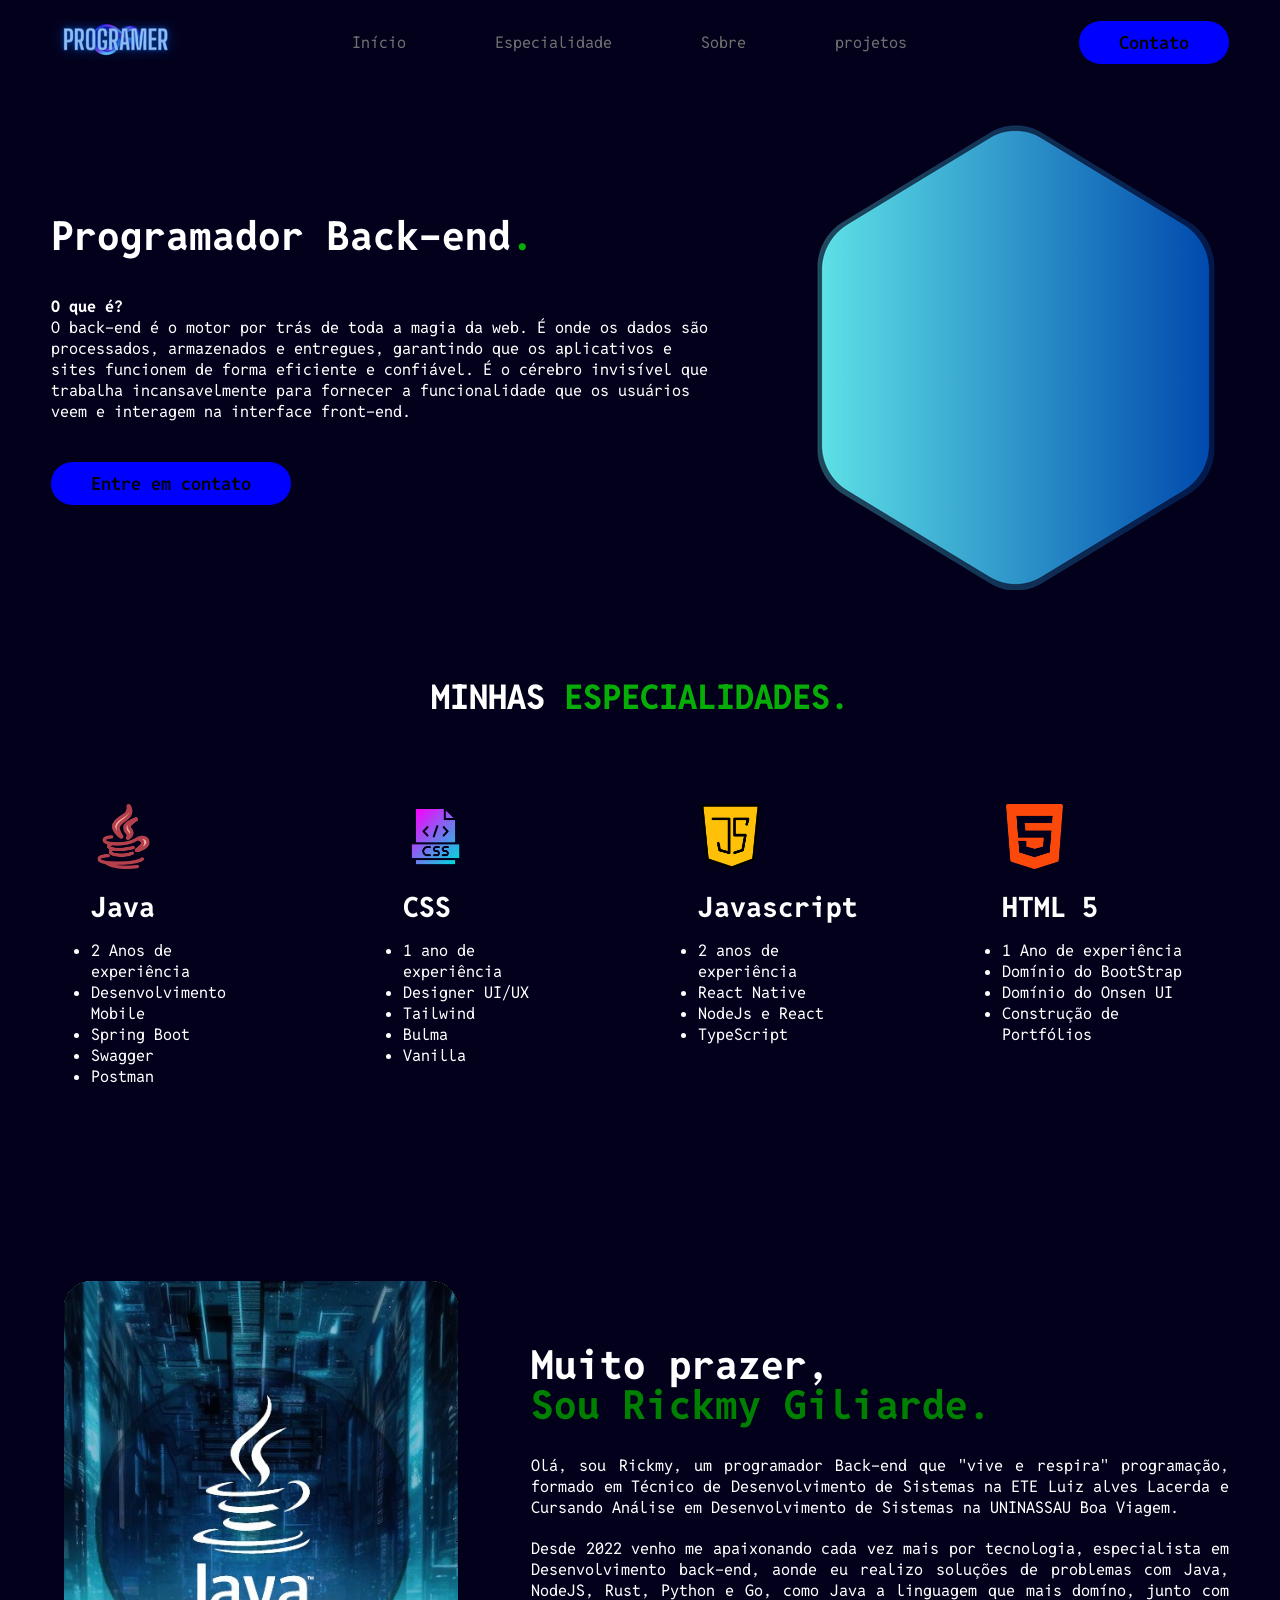
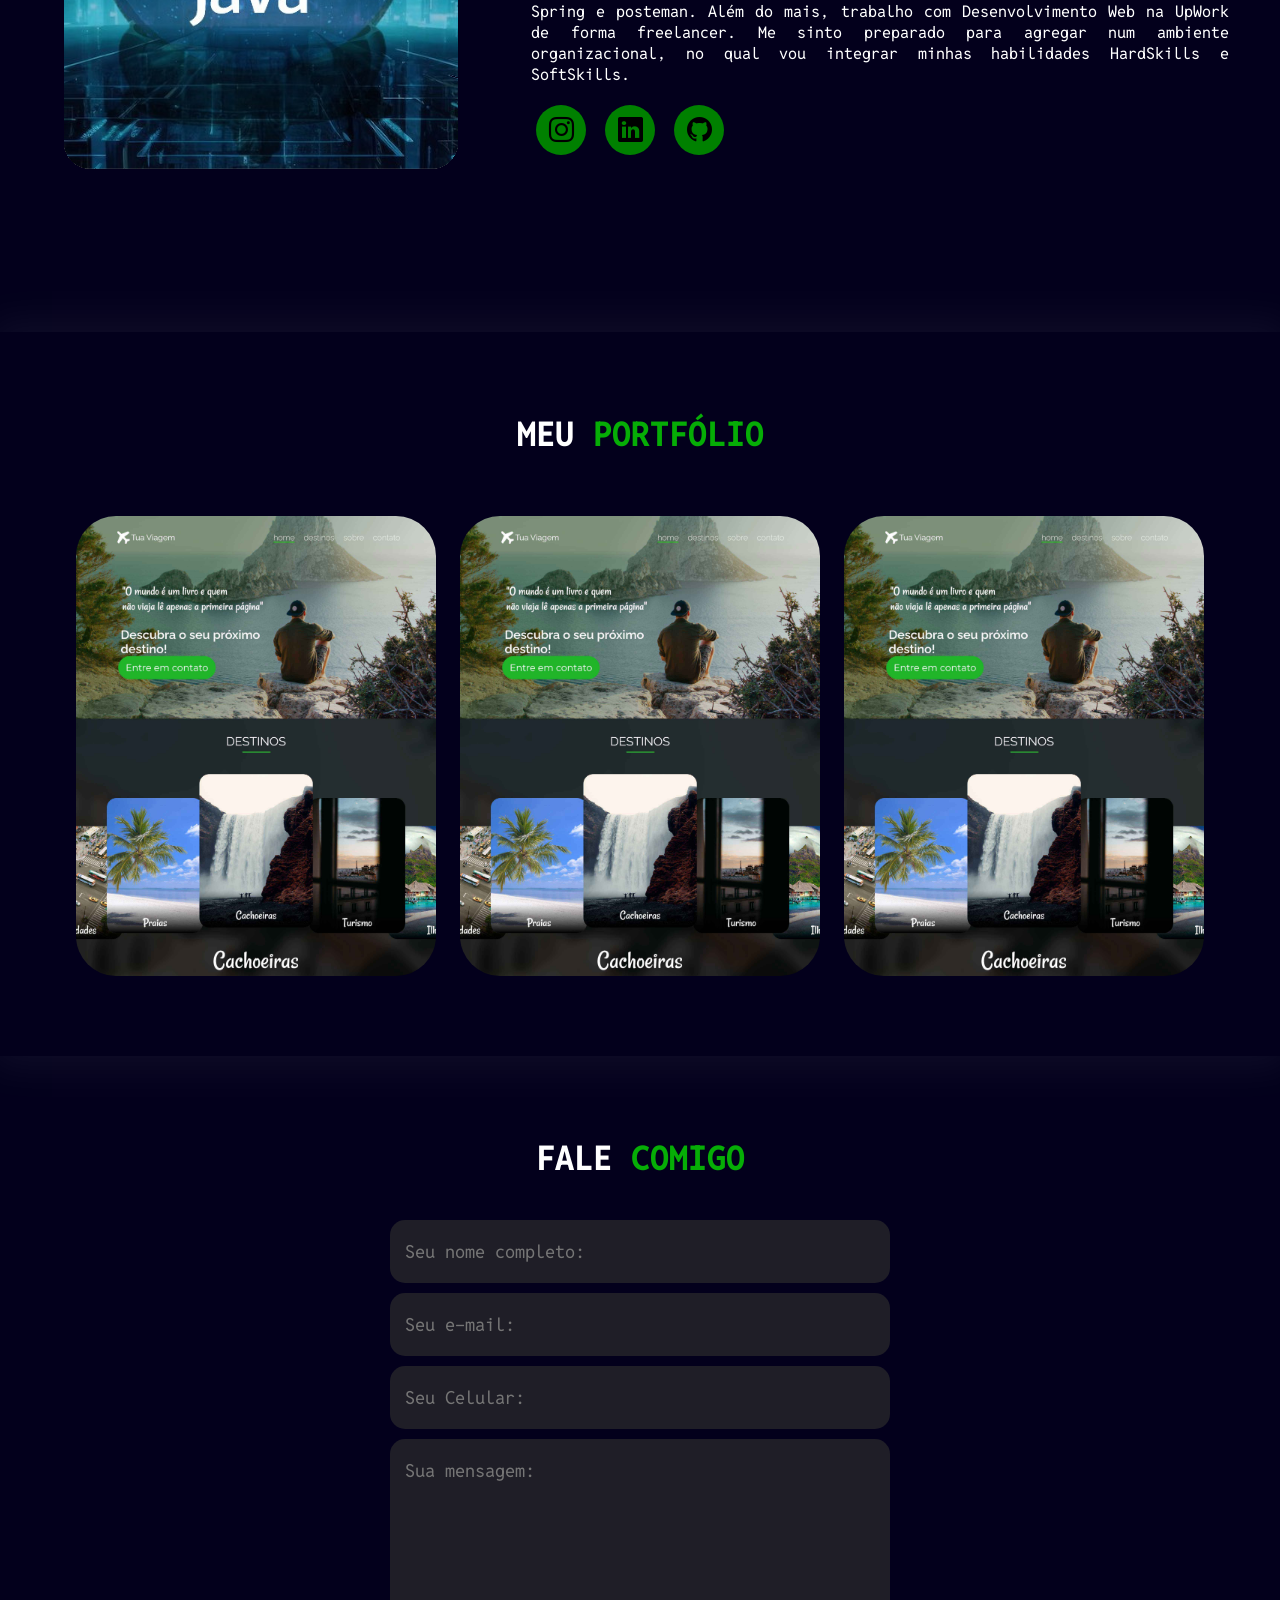
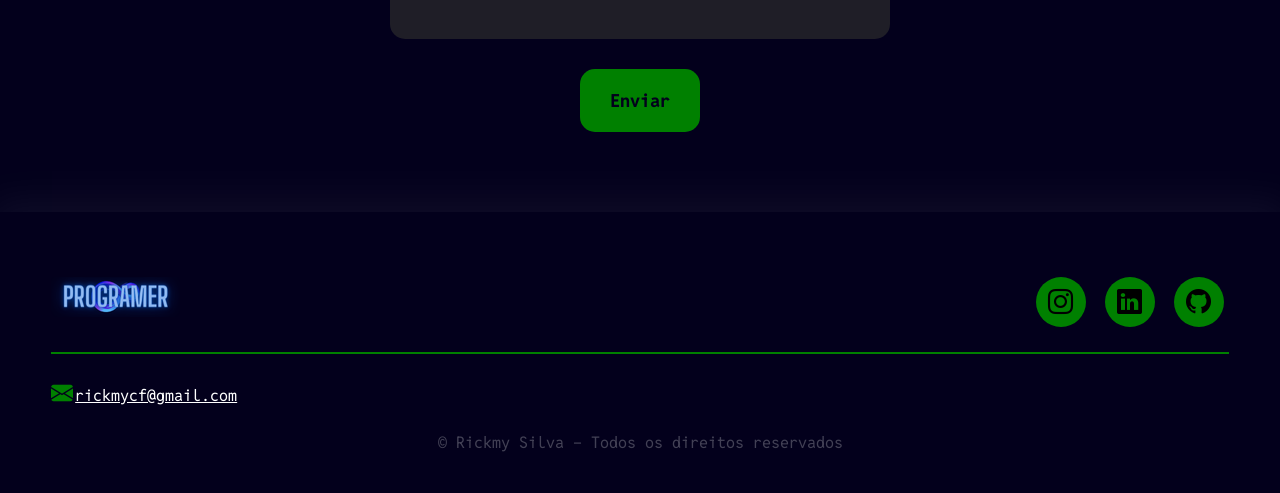
<file: index.html>
<!DOCTYPE html>
<html lang="en">
  <head>
    <meta charset="UTF-8" />
    <meta name="viewport" content="width=device-width, initial-scale=1.0" />
    <title>Portifolio</title>
    <link rel="stylesheet" href="style.css" />
    <!--google-fonts-->
    <link rel="preconnect" href="https://fonts.googleapis.com" />
    <link rel="preconnect" href="https://fonts.gstatic.com" crossorigin />
    <link
      href="https://fonts.googleapis.com/css2?family=Reddit+Mono&display=swap"
      rel="stylesheet"
    />
  
    <!--google-fonts-fim-->
    <!--bootstrap-icons-->
    <link
      rel="stylesheet"
      href="https://cdn.jsdelivr.net/npm/bootstrap-icons@1.11.3/font/bootstrap-icons.min.css"
    />
    <!--bootstrap-icons-fim-->
    <script src="script.js" defer></script>
    <link rel="icon" type="image/x-icon" href="img/favi.ico">
  </head>
  <body>
    <header id="interface">
      <div class="interface" id="">
        <div class="logo">
          <a href="#interface">
            <img src="./img/PROGRAMER.png" alt="" />
          </a>
        </div>
        <!--logo-->
        <nav class="menu-desktop">
          <ul>
            <li><a href="#interface">Início</a></li>
            <li><a href="#especialidades">Especialidade</a></li>
            <li><a href="#sobre">Sobre</a></li>
            <li><a href="#portifolio">projetos</a></li>
          </ul>
        </nav>
        
        <div class="rick-contato">
          <a href="#contato">
            <button>Contato</button>
          </a>
        </div><!--contato-->

        <div class="rick-abrir-menu" id="rick-menu">
          <i class="bi bi-list"></i>
        </div>
        <div class="menu-mobile" id="menu-mobile">
          <div class="rick-fechar">
            <i class="bi bi-x-lg"></i>
          </div><!--rick-fechar-->
          <nav>
            <ul>
              <li><a href="#interface">Início</a></li>
              <li><a href="#especialidades">Especialidade</a></li>
              <li><a href="#sobre">Sobre</a></li>
              <li><a href="#portifolio">projetos</a></li>
              <li><a href="#contato">Contato</a></li>
            </ul>
          </nav>
        </div><!--menu-mobile-->
        <div class="overlay-menu-mobile" id="overlay-menu-mobile">

        </div>
      </div> <!--interface-->
    </header>
    <main>
      <section class="topodosite" id="topodosite">
        <div class="interface">
          <div class="flex">
            <div class="txt-topo-site">
              <h1>
                <b>Programador Back-end<span>.</span></b>
              </h1>
              <p><b>O que é?</b><br>O back-end é o motor por trás de toda a magia da web. É onde os dados são processados, armazenados e entregues, garantindo que os aplicativos e sites funcionem de forma
                 eficiente e confiável. É o cérebro invisível que trabalha incansavelmente para fornecer a funcionalidade que os usuários veem e interagem na interface front-end.<br></p>
              
              <div class="rick-contato">
                <a href="#">
                  <button>Entre em contato</button>
                </a>
              </div>
            </div>
            <!--txt-topo-site-->
            <div class="img-topo-site">
              <img src="img/foto2.png" alt="" />
            </div>
          </div>
          <!--flex-->
        </div>
        <!--interface-->
      </section>
      <!--topodosite-->
      <section class="especialidades" id="especialidades">
        <div class="interface">
          <h2 class="titulo">MINHAS <span>ESPECIALIDADES.</span></h2>
          <div class="flex">
           <!--<h3 class="h3">A</h3>--> 
            <div class="especialidades-box">
              <img src="img/java.png" alt="" />
              <h3>Java</h3>
              <p><ul>
                <li>2 Anos de experiência</li>
                <li>Desenvolvimento Mobile</li>
                <li>Spring Boot</li>
                <li>Swagger</li>
                <li>Postman</li>
              </ul></p>
            </div>
            <!--especialidades-box-->
          
            <div class="especialidades-box">
              <img src="img/css.png" alt="" />
              <h3>CSS</h3>
              <p><ul>
                <li>1 ano de experiência</li>
                <li>Designer UI/UX</li>
                <li>Tailwind</li>
                <li>Bulma</li>
                <li>Vanilla</li>
              </ul></p>
            </div>

            <div class="especialidades-box">
              <img src="img/script-java.png" alt="" />
              <h3>Javascript</h3>
              <p><ul>
                <li>2 anos de experiência</li>
                <li>React Native</li>
                <li>NodeJs e React</li>
                <li>TypeScript</li>
              </ul></p>
            </div>

            <!--especialidades-box-->
            <div class="especialidades-box">
              <img src="img/html-5.png" alt="" class="html" />
              <h3>HTML 5</h3>
              <p><ul>

                <li>1 Ano de experiência</li>
                <li>Domínio do BootStrap</li>
                <li>Domínio do Onsen UI</li>
                <li>Construção de Portfólios</li>
              </ul></p>
            </div>
            <!--especialidades-box-->
          </div>
          <!--flex-->
        </div>
        <!--interface-->
      </section>
      <!--especialidades-->
      <section class="sobre" id="sobre">
        <div class="interface">
          <div class="flex">
            <div class="img-sobre">
              <img src="img/fototeste.png" alt="" />
            </div>
            <div class="txt-sobre">
              <h2>Muito prazer, <span>Sou Rickmy Giliarde.</span></h2>
              <p>Olá, sou Rickmy, um programador Back-end que "vive e respira" programação, formado em
                 Técnico de Desenvolvimento de Sistemas na ETE Luiz alves Lacerda e Cursando Análise em
                 Desenvolvimento de Sistemas na UNINASSAU  Boa Viagem.
              </p>
              <p>Desde 2022 venho me apaixonando cada vez mais por tecnologia, especialista em Desenvolvimento back-end,
                aonde eu realizo soluções de problemas com Java, NodeJS, Rust, Python e Go, como Java a linguagem que mais domíno,
                 junto com Spring e posteman. Além do mais, trabalho com Desenvolvimento Web na UpWork de forma freelancer. Me sinto
                 preparado para agregar num ambiente organizacional, no qual vou integrar minhas habilidades HardSkills e SoftSkills.
              </p>
              <div class="rick-social">
                <a href="https://www.instagram.com/ricckyz_/"><button><i class="bi bi-instagram"></i></button></a>
                <a href="https://www.linkedin.com/in/rickmy-giliarde-06554427a/"><button><i class="bi bi-linkedin"></i></button></a>
                <a href="https://github.com/RicksilvaRS"><button><i class="bi bi-github"></i></button></a>
              </div>
            </div>
          </div>
          <!--flex-->
        </div>
        <!--interface-->
      </section>
      <!--sobre-->

    <section class="portifolio" id="portifolio">
      <div class="interface">
        <h2 class="titulo">MEU <span>PORTFÓLIO</span></h2>
        <div class="flex">
          <div class="img-port"  style="background-image: url(img/imagem.jpg);">
            <div class="overlay">Projeto 1</div>
          </div><!--img-port-->
          <div class="img-port"  style="background-image: url(img/imagem.jpg);">
            <div class="overlay">Projeto 2</div>
          </div><!--img-port-->
          <div class="img-port"  style="background-image: url(img/imagem.jpg);">
            <div class="overlay">Projeto 3</div>
          </div><!--img-port-->
        </div><!--flex-->
      </div><!--interface-->

    </section><!--portifolio-->
    
    <section class="formulario" id="contato">
      <div class="interface">
        <h2 class="titulo">FALE <span>COMIGO</span></h2>

        <form method="post" action="https://api.staticforms.xyz/submit">
           <input type="hidden" name="accessKey" value="ec2f84e0-79f1-4338-a557-70696fccdd59">
             <input type="hidden" name="redirectTo" value="https://ricksilvars.github.io/extension-portifolio-contato/">
          <input type="text" name="name" id="" placeholder="Seu nome completo:" required>
          <input type="text" name="email" id="" placeholder="Seu e-mail:" required>
          <input type="text" name="phone" id="" placeholder="Seu Celular:">
          <textarea name="message" id="" placeholder="Sua mensagem:" required></textarea>
          <div class="rick-enviar" id="rick-enviar" onclick="event"><input type="submit" value="Enviar"></div>
        </form>
      </div><!--interface-->
    </section><!--formulario-->

    </main>
    <footer>
      <div class="inteface">
        <div class="line-footer borda"> <div class="flex">
            <div class="logo-footer">
             <a href="#interface"> <img src="img/PROGRAMER.png" alt=""></a>
            </div><!--logo-footer-->
            <div class="rick-social">
              <a href="https://www.instagram.com/ricckyz_/"><button><i class="bi bi-instagram"></i></button></a>
              <a href="https://www.linkedin.com/in/rickmy-giliarde-06554427a/"><button><i class="bi bi-linkedin"></i></button></a>
              <a href="https://github.com/RicksilvaRS"><button><i class="bi bi-github"></i></button></a>
            </div>
            </div>
        </div><!--line-footer1-->

        <div class="line-footer">
          <p><i class="bi bi-envelope-fill"></i><a href="mailto:rickmycf@gmail.com">rickmycf@gmail.com</a></p>

        </div><!--line-footer2-->

      </div><!--interface-->
      <p class="copy">&copy; Rickmy Silva - Todos os direitos reservados</p>
    </footer>
  </body>
</html>
</file>
<file: style.css>
/*Estilo Geral*/
*{
    margin: 0;
    padding: 0;
    box-sizing: border-box;
    font-family: "Reddit Mono", monospace;
    font-optical-sizing: auto;
   
    font-style: normal;
}
body{
    background-color: #03001c;
    height: 100vh;
}

.flex{
    display: flex;
}

.interface{
    max-width: 1280px;
    margin: 0 auto;
    
}

.rick-contato button{
    padding: 10px 40px;
    font-size: 18px;
    font-weight: 600;
    background-color: blue;
    border: 0;
    border-radius: 30px;
    cursor: pointer;
    transition: .2s;
}

h2.titulo{
    color: white;
    font-size: 34px;
    text-align: center;
}

h2.titulo span{
  color: rgb(6, 173, 6);
}

button:hover, form .rick-enviar input:hover{
    box-shadow: 0px 0px 8px rgb(0, 0, 255);
    transform: scale(1.05);

}
/*Estilo do cabeçalho*/
header{
    padding: 20px 4%;
}
header > .interface{
    display: flex;
    align-items: center;
    justify-content: space-between;
    
}


header a{
    color: #707070;
    text-decoration: none;
    display: inline-block;
    transition: .2s;
}

header nav.menu-desktop a:hover{
    color: #fff;
    transform: scale(1.05);
}

header nav ul{
    list-style-type: none;
}

header nav.menu-desktop ul li{
    display: inline-block;
    padding: 0 40px;

}

footer p.copy{
    color: rgba(255, 255, 255, 0.25);
    padding: 0px 4%;
    text-align: center;
    font-style: normal;
}

/*Estilo menu mobile*/
.rick-abrir-menu{
    color: rgb(59, 14, 206);
    font-size: 40px;
}
.overlay-menu-mobile{
    background-color:#03001c5f;
    width: 100%;
    height: 100%;
    position: fixed;
    top: 0;
    left: 0;
    z-index: 8888;
    display: none;
}

.menu-mobile{
    background-color:black;
    height: 100vh;
    position: fixed;
    top: 0;
    right: 0;
    width: 0%;
    z-index: 9999999;
    overflow: hidden;
    transition: .5s;
}

.menu-mobile.abrir-menu{
    width: 70%;
}


.menu-mobile.abrir-menu ~ .overlay-menu-mobile{
    display: block;
}

.menu-mobile nav ul{
    text-align: right;
}

.menu-mobile nav ul li a{
    color: #fff;
    font-size: 20px;
    font-weight: 300;
    padding: 25px 8%;
    display: block;
}

.menu-mobile nav ul li a:hover{
    background-color: #1907b850;
}
.menu-mobile .rick-fechar{
    padding: 20px 4%; 
}

.menu-mobile .rick-fechar i{
    color: green;
    font-size: 30px;
}


/*Estilo do topo do site*/

section.topodosite{
    padding: 40px 4%;
}

section.topodosite .flex{
    align-items: center;
    justify-content: center;
    gap: 80px;
}
.topodosite h1{
    color: #fff;
    font-size: 40px;
    line-height: 40px;
}

.topodosite .txt-topo-site h1 span{
    color: rgb(6, 173, 6);

}

.topodosite .txt-topo-site p{
   color: #fff;
   margin: 40px 0;
}

.topodosite .img-topo-site img{
    position: relative;
    animation: flutuar 2s ease-in-out infinite alternate;
}
@keyframes flutuar{
    0%{
        top: 0;
    }
    100%{
        top: 30px;
    }
}

/*estilo das especialidades*/
section.especialidades{
    padding: 40px 4%;
}

section.especialidades .flex{
    gap: 60px;
}

section.especialidades .especialidades-box{
    padding: 40px;
    color: #fff;
    margin-top: 45px;
    border-radius: 20px;
    transition: .2s;
}
/* section.especialidades .h3{
    padding: 5px;
    color: #fff;
    margin-top: 200px;
    
} */

section.especialidades .especialidades-box:hover{
   transform: scale(1.05);
   box-shadow: 0 0 20px #ffffff63;
}

section.especialidades .especialidades-box i{
    font-size: 70px;
    color: blue;
}

section.especialidades .especialidades-box img{
    width: 65px;
 
}

section.especialidades .especialidades-box h3{
     font-size: 28px;
     margin: 15px 0;
}

/*Estilo sobre*/

section.sobre{
    padding: 80px 4%;
}

section.sobre .flex{
    align-items: center;
    gap: 60px;
}

.sobre .txt-sobre{
    color: #fff;
}

.sobre .txt-sobre h2{
   font-size: 40px;
   line-height: 40px;
   margin-bottom: 30px;
}

.sobre .txt-sobre h2 span{
    display: block;
    color: green;
 }

 .sobre .txt-sobre p{
    margin: 20px 0;
    text-align: justify;
 }

 .rick-social button{
    width: 50px;
    height: 50px;
    border-radius: 50%;
    border: none;
    background-color: green;
    font-size: 25px;
    cursor: pointer;
    margin: 0 5px;
    transition: .2s;
 }
 /*ESTILO PORTIFOLIO*/

 section.portifolio{
    padding: 80px 5%;
    box-shadow: 0 0 40px 10px #ffffff0e;
 }
 section.portifolio .flex{
    justify-content: space-around;
    margin-top: 60px;
 }

 .img-port{
    width: 360px;
    height: 460px;
    background-color: green;
    background-size: cover;
    background-position: 100% 0%;
    transition: 8s;
    cursor: pointer;
    border-radius: 40px;
    position: relative;
 }

 .img-port:hover{
    background-position: 100% 100%;

 }

 .overlay{
    position: absolute;
    top: 0;
    left: 0;
    width: 100%;
    height: 100%;
    background-color: #03001c42;
    border-radius: 40px;
    display: flex;
    align-items: center;
    justify-content: center;
    font-size: 24px;
    font-weight: 600;
    color: #fff;
    opacity: 0;
    transition: .5s;
 }
 
 .overlay:hover{
    opacity: 1;
 }

 /*estilo formulario*/

 section.formulario{
    padding: 80px 4%;
 }

 form{
    max-width: 500px;
    margin: 0 auto;
    display: flex;
    justify-content: center;
    flex-direction: column;
    gap: 10px;
    margin-top: 40px;
 }

 form input, form textarea{
    width: 100%;
    background-color: rgba(45, 45, 45, 0.683);
    border: 0;
    outline: 0;
    padding: 20px 15px;
    border-radius: 15px;
    color: #fff;
    font-size: 18px;
 }

 form textarea{
    resize: none;
    min-height: 200px;
    max-height: 200px;
 }

 form .rick-enviar{
    margin-top: 20px;
    text-align: center;
 }

 form .rick-enviar input{
    width: 120px;
    background-color: green;
    color: #03001c;
    font-weight: 700;
    cursor: pointer;
    transition: .2s;
 }

 /*Estilo do footer*/

 footer{
    padding: 40px 4%;
    box-shadow: 0 0 40px 10px #ffffff0e;
 }

 footer .flex{
    justify-content: space-between;
 }

 footer .line-footer{
    padding: 25px 0;

 }
 .borda{
    border-bottom: 2px solid green;
 }
 footer .line-footer p i{
    color: green;
    font-size: 22px;
    margin-right: 2px;
 }

 footer .line-footer p a{
    color: #fff;
 }

 @media screen and (max-width:1000px) {
    /*classe geral*/
    .flex{
        flex-direction: column;
    }
    h2.titulo{
        font-size: 34px;
        text-align: center;
        line-height: 30px;
    }

    .topodosite .flex {
        flex-direction: column-reverse;
    }
     /*cabeçalho*/
    .menu-desktop, .rick-contato{
        display: none;
    }
     /*topo di site*/
     section.topodosite .flex{
        align-items: center;
        justify-content: center;
        gap: 45px;
    }
     section.topodosite{
        padding: 40px 8%;
    }
    .topodosite h1{
        font-size: 30px;
    }
    .topodosite .img-topo-site img{
        width: 100%;
    }
    /*especialidades*/
    section.especialidades{
        padding: 40px 10%;
    }
    /*sobre*/
    section.sobre{
        padding: 80px 10%;
    }
    .sobre .txt-sobre h2{
        font-size: 34px;
        line-height: 35px;
        text-align: center;
     }
    section.sobre .flex {
        flex-direction: column-reverse;
    }
    .rick-social{
        text-align: center;
    }

    .img-sobre img{
        width: 100%;
    }
    .img-port{
        width: 100%;
        max-width: 360px;
        margin: 0 auto;
     }
     section.portifolio .flex{
        gap: 40px;
     }
     footer .flex{
        gap: 30px;
     }
     footer .line-footer{
        text-align: center;

     }
 }
 @media screen and (min-width:1000px) {
    .rick-abrir-menu{
        display: none;
    }
    
 }
</file>
